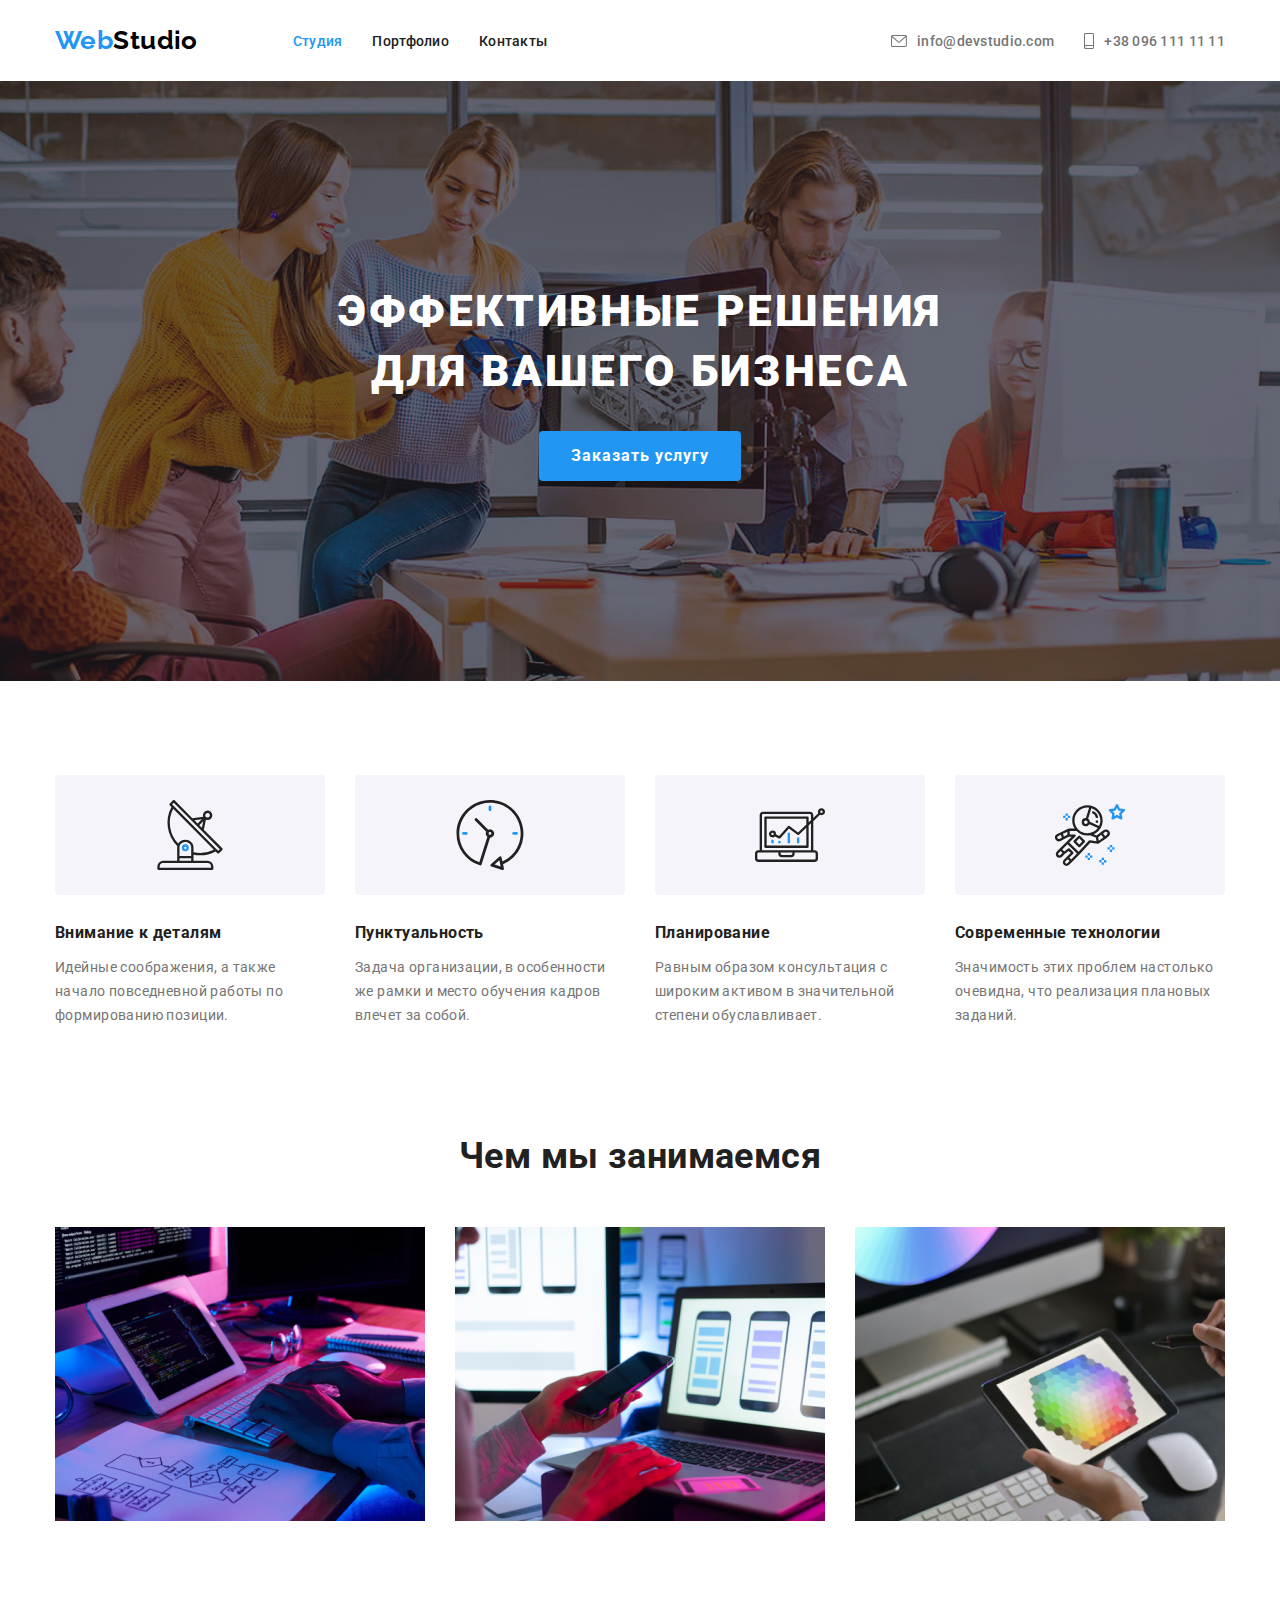
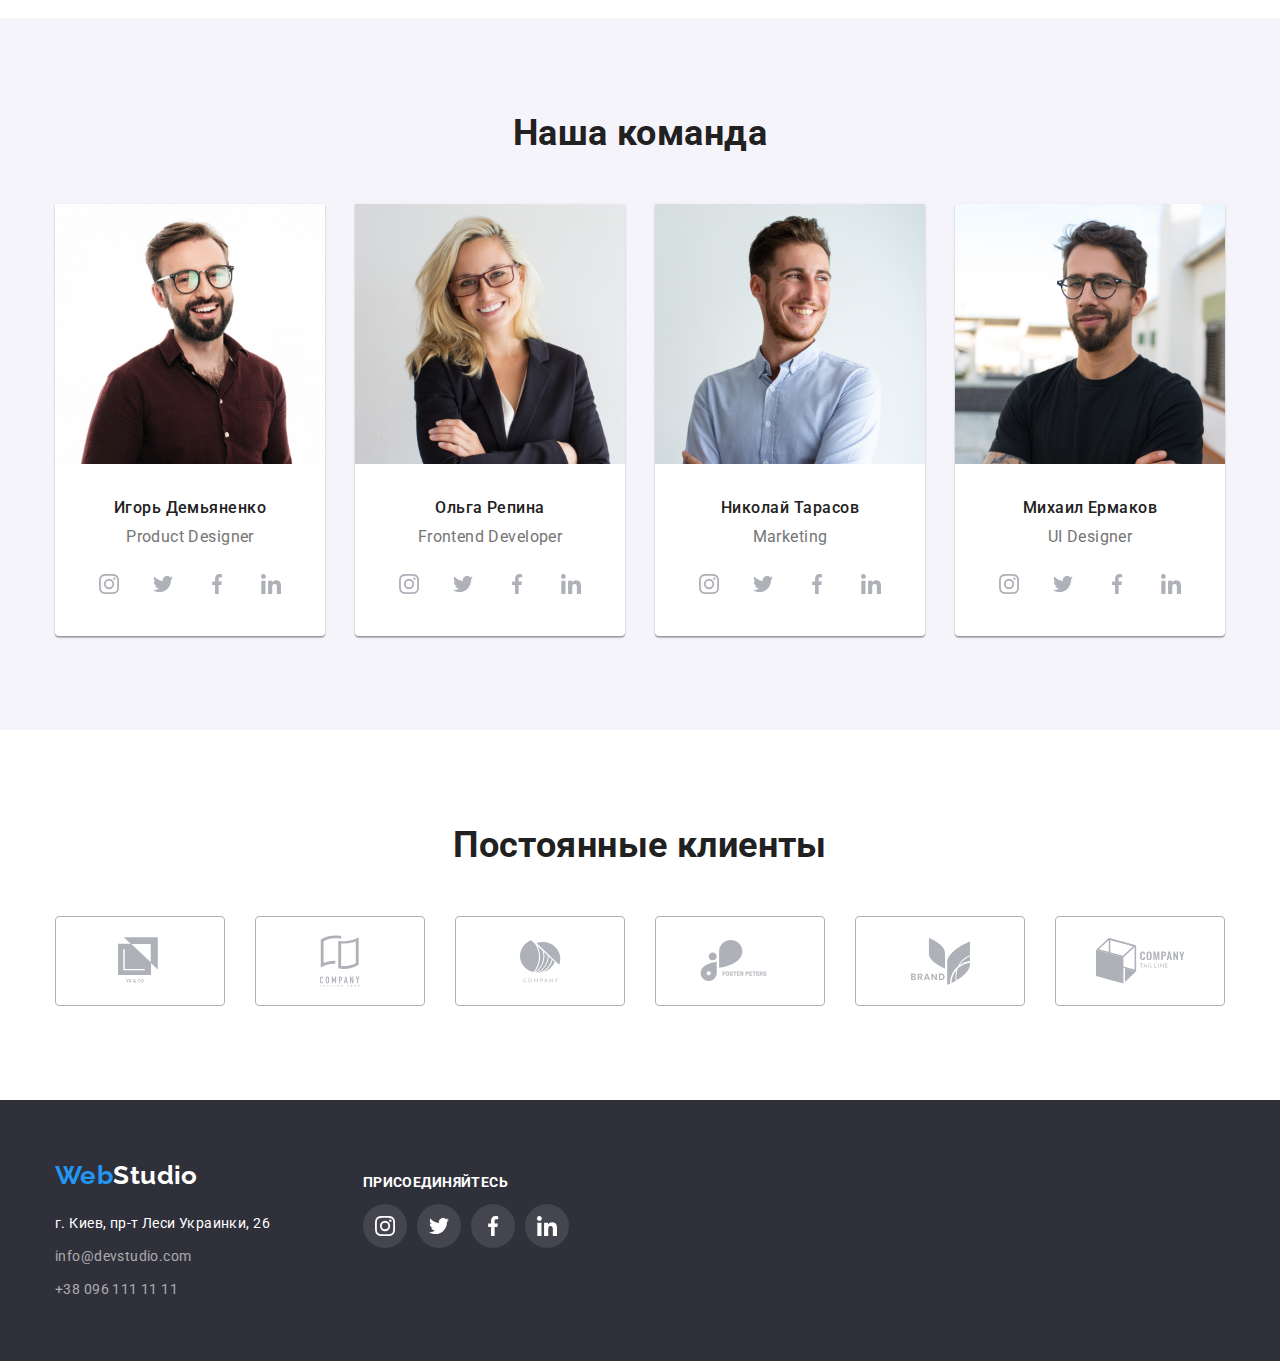
<file: index.html>
<!DOCTYPE html>
<html lang="en">
  <head>
    <meta charset="UTF-8" />
    <meta name="viewport" content="width=device-width, initial-scale=1.0" />
    <title>WebStudio</title>
    <link
      rel="stylesheet"
      href="https://cdnjs.cloudflare.com/ajax/libs/modern-normalize/0.7.0/modern-normalize.min.css"
    />
    <link
      href="https://fonts.googleapis.com/css2?family=Raleway:wght@700&family=Roboto:wght@400;500;700;900&display=swap"
      rel="stylesheet"
    />
    <link rel="stylesheet" href="./css/style.css" />
  </head>
  <body class="page-studio">
    <header class="header">
      <div class="container flexbox">
        <nav class="nav">
          <a href class="logo"> Web<span class="logo-header">Studio</span></a>
          <ul class="list nav-list">
            <li class="nav-item">
              <a href="./index.html" class="link current">Студия</a>
            </li>
            <li class="nav-item">
              <a href="./portfolio.html" class="link">Портфолио</a>
            </li>
            <li class="nav-item"><a href="#" class="link">Контакты</a></li>
          </ul>
        </nav>

        <ul class="list contacts flexbox">
          <li class="nav-item list">
            <a href="mailto:info@devstudio.com" class="link">
              <svg class="contacts contacts-icon" width="16px" height="12px" ;>
                <use href="./img/icons/sprite.svg#envelope"></use>
              </svg>
              info@devstudio.com</a
            >
          </li>
          <li class="nav-item list">
            <a href="tel:+380961111111" class="link">
              <svg class="contacts contacts-icon" width="10px" height="16px">
                <use href="./img/icons/sprite.svg#smartphone"></use>
              </svg>
              +38 096 111 11 11</a
            >
          </li>
        </ul>
      </div>
    </header>
    <main>
      <section class="hero">
        <h1 class="hero-title">
          ЭФФЕКТИВНЫЕ РЕШЕНИЯ <br />
          ДЛЯ ВАШЕГО БИЗНЕСА
        </h1>

        <a href="" class="hero-button">Заказать услугу</a>
      </section>

      <!--Особенности-->
      <section class="section description">
        <div class="container">
          <ul class="description-list list">
            <li class="list-item icon-antenna">
              <h3 class="description-item">Внимание к деталям</h3>
              <p>
                Идейные соображения, а также<br />
                начало повседневной работы по<br />
                формированию позиции.
              </p>
            </li>

            <li class="list-item icon-clock">
              <h3 class="description-item">Пунктуальность</h3>
              <p>
                Задача организации, в особенности<br />
                же рамки и место обучения кадров<br />
                влечет за собой.
              </p>
            </li>

            <li class="list-item icon-diagram">
              <h3 class="description-item">Планирование</h3>
              <p>
                Равным образом консультация с<br />
                широким активом в значительной<br />
                степени обуславливает.
              </p>
            </li>

            <li class="list-item icon-astronaut">
              <h3 class="description-item">Современные технологии</h3>
              <p>
                Значимость этих проблем настолько<br />
                очевидна, что реализация плановых<br />
                заданий.
              </p>
            </li>
          </ul>
        </div>
      </section>

      <!--Занятие-->
      <section class="section">
        <div class="container">
          <h2 class="title">Чем мы занимаемся</h2>
          <ul class="doing-list list">
            <li class="doing-item">
              <img src="./img/doing/box1.png" alt="" width="370" height="294" />
            </li>
            <li class="doing-item">
              <img src="./img/doing/box2.png" alt="" width="370" height="294" />
            </li>
            <li class="doing-item">
              <img src="./img/doing/box3.png" alt="" width="370" height="294" />
            </li>
          </ul>
        </div>
      </section>

      <!--Команда-->
      <section class="team section">
        <div class="container">
          <h2 class="title">Наша команда</h2>
          <ul class="team-list list">
            <li class="team-item list">
              <img src="./img/team/1.jpg" alt="" width="270" height="260" />
              <div class="team-card">
                <h3 class="team-name">Игорь Демьяненко</h3>
                <p class="team-position">Product Designer</p>
                <ul class="list social-icon-list">
                  <li class="social-icon-item">
                    <a class="social-icon-link" href="">
                      <svg class="social-icon">
                        <use href="./img/icons/sprite.svg#instagram-1"></use>
                      </svg>
                    </a>
                  </li>
                  <li class="social-icon-item">
                    <a class="social-icon-link" href="">
                      <svg class="social-icon">
                        <use href="./img/icons/sprite.svg#twitter-1"></use>
                      </svg>
                    </a>
                  </li>
                  <li class="social-icon-item">
                    <a class="social-icon-link" href="">
                      <svg class="social-icon">
                        <use href="./img/icons/sprite.svg#facebook-1"></use>
                      </svg>
                    </a>
                  </li>
                  <li class="social-icon-item">
                    <a class="social-icon-link" href="">
                      <svg class="social-icon">
                        <use href="./img/icons/sprite.svg#linkedin-1"></use>
                      </svg>
                    </a>
                  </li>
                </ul>
              </div>
            </li>

            <li class="team-item list">
              <img src="./img/team/2.jpg" alt="" width="270" height="260" />
              <div class="team-card">
                <h3 class="team-name">Ольга Репина</h3>
                <p class="team-position">Frontend Developer</p>
                <ul class="list social-icon-list">
                  <li class="social-icon-item">
                    <a class="social-icon-link" href="">
                      <svg class="social-icon">
                        <use href="./img/icons/sprite.svg#instagram-1"></use>
                      </svg>
                    </a>
                  </li>
                  <li class="social-icon-item">
                    <a class="social-icon-link" href="">
                      <svg class="social-icon">
                        <use href="./img/icons/sprite.svg#twitter-1"></use>
                      </svg>
                    </a>
                  </li>
                  <li class="social-icon-item">
                    <a class="social-icon-link" href="">
                      <svg class="social-icon">
                        <use href="./img/icons/sprite.svg#facebook-1"></use>
                      </svg>
                    </a>
                  </li>
                  <li class="social-icon-item">
                    <a class="social-icon-link" href="">
                      <svg class="social-icon">
                        <use href="./img/icons/sprite.svg#linkedin-1"></use>
                      </svg>
                    </a>
                  </li>
                </ul>
              </div>
            </li>
            <li class="team-item list">
              <img src="./img/team/3.jpg" alt="" width="270" height="260" />
              <div class="team-card">
                <h3 class="team-name">Николай Тарасов</h3>
                <p class="team-position">Marketing</p>
                <ul class="list social-icon-list">
                  <li class="social-icon-item">
                    <a class="social-icon-link" href="">
                      <svg class="social-icon">
                        <use href="./img/icons/sprite.svg#instagram-1"></use>
                      </svg>
                    </a>
                  </li>
                  <li class="social-icon-item">
                    <a class="social-icon-link" href="">
                      <svg class="social-icon">
                        <use href="./img/icons/sprite.svg#twitter-1"></use>
                      </svg>
                    </a>
                  </li>
                  <li class="social-icon-item">
                    <a class="social-icon-link" href="">
                      <svg class="social-icon">
                        <use href="./img/icons/sprite.svg#facebook-1"></use>
                      </svg>
                    </a>
                  </li>
                  <li class="social-icon-item">
                    <a class="social-icon-link" href="">
                      <svg class="social-icon">
                        <use href="./img/icons/sprite.svg#linkedin-1"></use>
                      </svg>
                    </a>
                  </li>
                </ul>
              </div>
            </li>
            <li class="team-item list">
              <img src="./img/team/4.jpg" alt="" width="270" height="260" />
              <div class="team-card">
                <h3 class="team-name">Михаил Ермаков</h3>
                <p class="team-position">UI Designer</p>
                <ul class="list social-icon-list">
                  <li class="social-icon-item">
                    <a class="social-icon-link" href="">
                      <svg class="social-icon">
                        <use href="./img/icons/sprite.svg#instagram-1"></use>
                      </svg>
                    </a>
                  </li>
                  <li class="social-icon-item">
                    <a class="social-icon-link" href="">
                      <svg class="social-icon">
                        <use href="./img/icons/sprite.svg#twitter-1"></use>
                      </svg>
                    </a>
                  </li>
                  <li class="social-icon-item">
                    <a class="social-icon-link" href="">
                      <svg class="social-icon">
                        <use href="./img/icons/sprite.svg#facebook-1"></use>
                      </svg>
                    </a>
                  </li>
                  <li class="social-icon-item">
                    <a class="social-icon-link" href="">
                      <svg class="social-icon">
                        <use href="./img/icons/sprite.svg#linkedin-1"></use>
                      </svg>
                    </a>
                  </li>
                </ul>
              </div>
            </li>
          </ul>
        </div>
      </section>

      <section class="section clients">
        <div class="container">
          <h2 class="title">Постоянные клиенты</h2>
          <ul class="list clients-list">
            <li class="clients-item">
              <a href="" class="icon">
                <svg class="clients-icon" width="44" height="49">
                  <use href="./img/icons/sprite.svg#logo-1"></use>
                </svg>
              </a>
            </li>
            <li class="clients-item">
              <a href="" class="icon">
                <svg class="clients-icon" width="40" height="52">
                  <use href="./img/icons/sprite.svg#logo-2"></use>
                </svg>
              </a>
            </li>
            <li class="clients-item">
              <a href="" class="icon">
                <svg class="clients-icon" width="41" height="43">
                  <use href="./img/icons/sprite.svg#logo-3"></use>
                </svg>
              </a>
            </li>
            <li class="clients-item">
              <a href="" class="icon">
                <svg class="clients-icon" width="80" height="42">
                  <use href="./img/icons/sprite.svg#logo-4"></use>
                </svg>
              </a>
            </li>
            <li class="clients-item">
              <a href="" class="icon">
                <svg class="clients-icon" width="59" height="47">
                  <use href="./img/icons/sprite.svg#logo-5"></use>
                </svg>
              </a>
            </li>
            <li class="clients-item">
              <a href="" class="icon">
                <svg class="clients-icon" width="89" height="46">
                  <use href="./img/icons/sprite.svg#logo-6"></use>
                </svg>
              </a>
            </li>
          </ul>
        </div>
      </section>
    </main>
    <footer class="footer">
      <div class="container flexbox">
        <div class="footer-adres">
          <a href class="logo"> Web<span class="logo-footer">Studio</span></a>
          <address class="adress">г. Киев, пр-т Леси Украинки, 26</address>
          <ul class="list">
            <li class="footer-item">
              <a href="mailto:info@devstudio.com" class="email">
                info@devstudio.com</a
              >
            </li>
            <li>
              <a href="tel:+380961111111" class="tel"> +38 096 111 11 11</a>
            </li>
          </ul>
        </div>

        <div class="join-us">
          <h3 class="join-us-title">присоединяйтесь</h3>
          <ul class="list footer-icon-list">
            <li class="footer-icon-item">
              <a class="footer-icon-link" href="">
                <svg class="footer-icon">
                  <use href="./img/icons/sprite.svg#instagram-1"></use>
                </svg>
              </a>
            </li>
            <li class="footer-icon-item">
              <a class="footer-icon-link" href="">
                <svg class="footer-icon">
                  <use href="./img/icons/sprite.svg#twitter-1"></use>
                </svg>
              </a>
            </li>
            <li class="footer-icon-item">
              <a class="footer-icon-link" href="">
                <svg class="footer-icon">
                  <use href="./img/icons/sprite.svg#facebook-1"></use>
                </svg>
              </a>
            </li>
            <li class="footer-icon-item">
              <a class="footer-icon-link" href="">
                <svg class="footer-icon">
                  <use href="./img/icons/sprite.svg#linkedin-1"></use>
                </svg>
              </a>
            </li>
          </ul>
        </div>
      </div>
    </footer>
  </body>
</html>
</file>
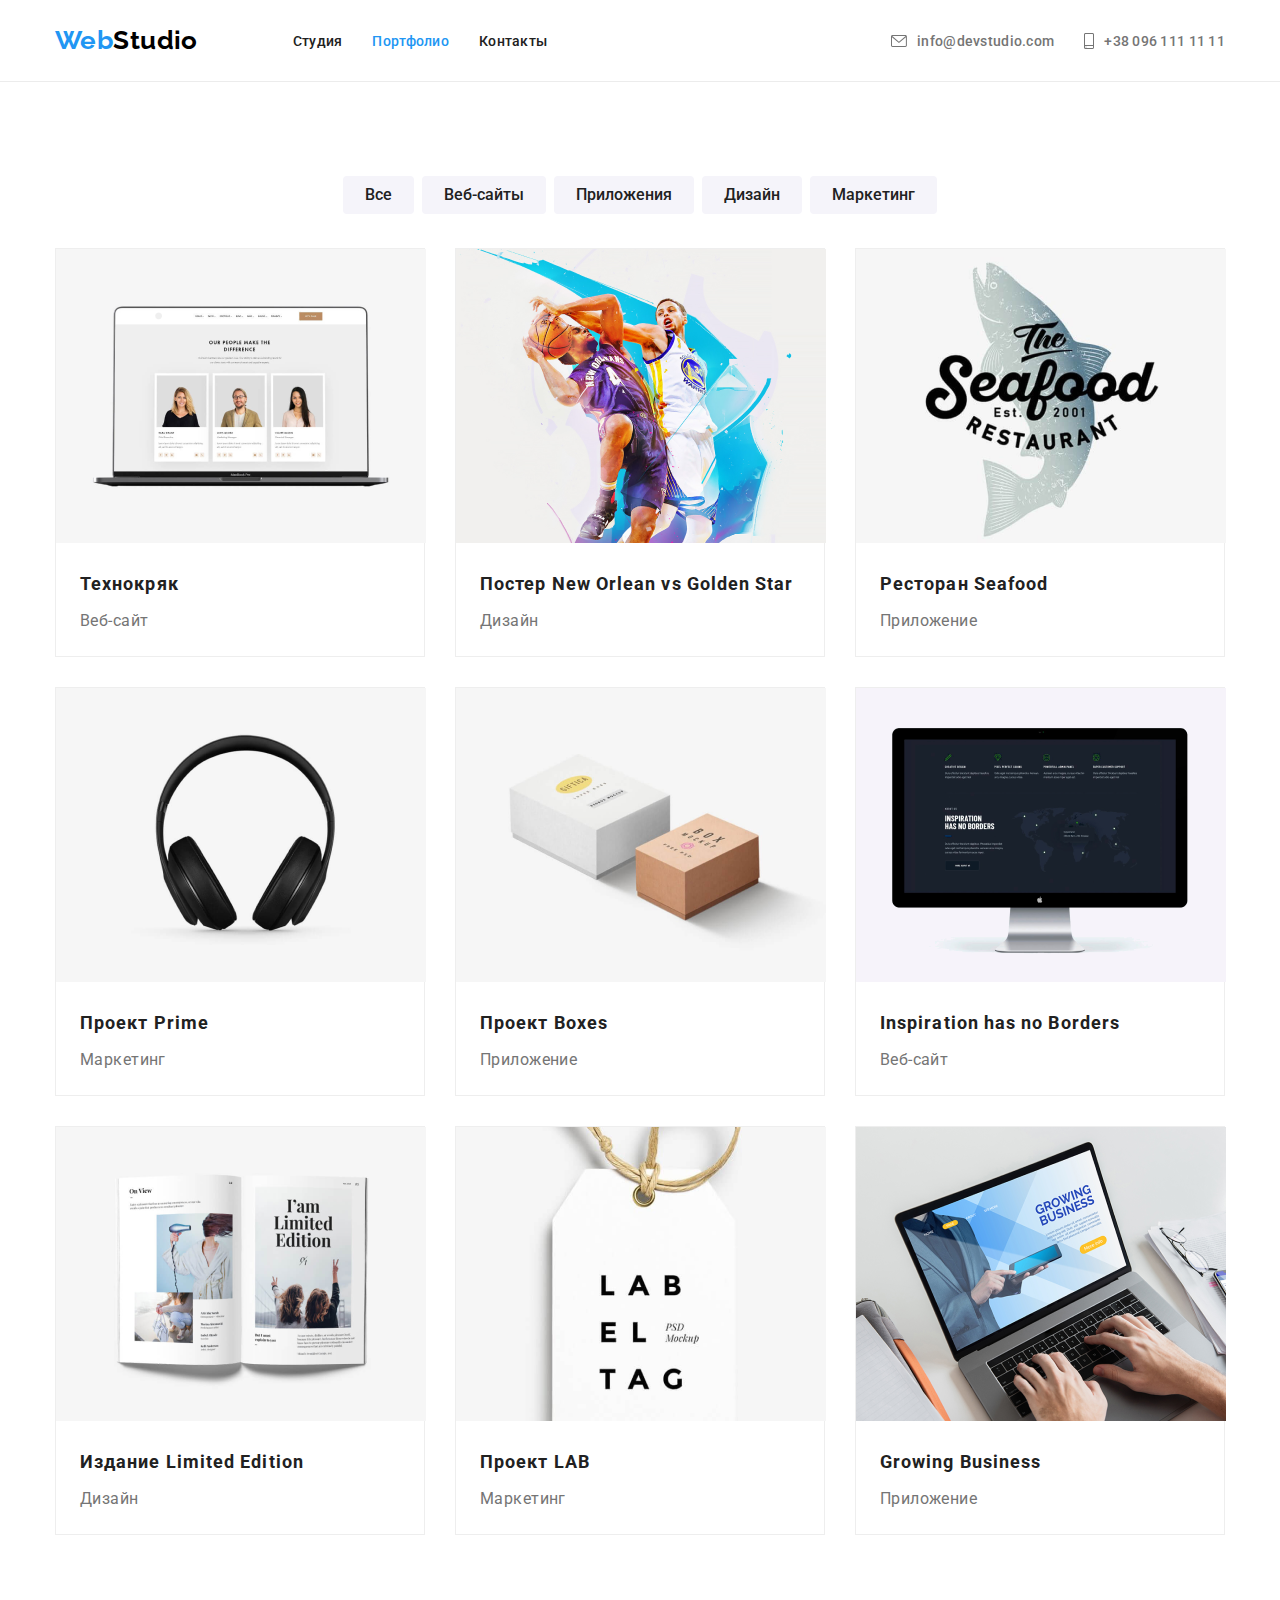
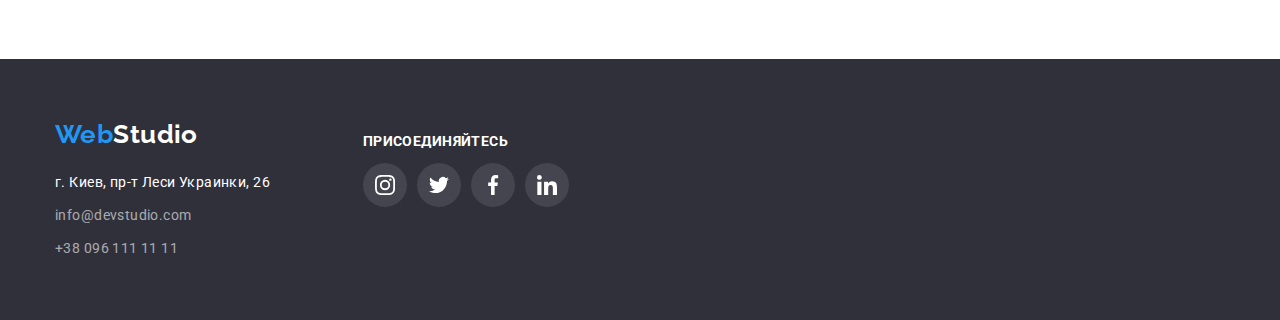
<file: portfolio.html>
<!DOCTYPE html>
<html lang="en">
  <head>
    <meta charset="UTF-8" />
    <meta name="viewport" content="width=device-width, initial-scale=1.0" />
    <title>Портфолио</title>
    <link
      rel="stylesheet"
      href="https://cdnjs.cloudflare.com/ajax/libs/modern-normalize/0.7.0/modern-normalize.min.css"
    />
    <link
      href="https://fonts.googleapis.com/css2?family=Raleway:wght@700&family=Roboto:wght@400;500;700;900&display=swap"
      rel="stylesheet"
    />
    <link rel="stylesheet" href="./css/style.css" />
  </head>
  <body class="page-portfolio">
    <header class="header border">
      <div class="container flexbox">
        <nav class="nav">
          <a href class="logo"> Web<span class="logo-header">Studio</span></a>
          <ul class="list nav-list">
            <li class="nav-item">
              <a href="./index.html" class="link">Студия</a>
            </li>
            <li class="nav-item">
              <a href="./portfolio.html" class="link current">Портфолио</a>
            </li>
            <li class="nav-item"><a href="#" class="link">Контакты</a></li>
          </ul>
        </nav>

        <ul class="list contacts flexbox">
          <li class="nav-item list">
            <a href="mailto:info@devstudio.com" class="link">
              <svg class="contacts contacts-icon" width="16px" height="12px" ;>
                <use href="./img/icons/sprite.svg#envelope"></use>
              </svg>
              info@devstudio.com</a
            >
          </li>
          <li class="nav-item list">
            <a href="tel:+380961111111" class="link">
              <svg class="contacts contacts-icon" width="10px" height="16px">
                <use href="./img/icons/sprite.svg#smartphone"></use>
              </svg>
              +38 096 111 11 11</a
            >
          </li>
        </ul>
      </div>
    </header>
    <main class="main-portfolio">
      <!--блок фильтры-->
      <div class="container">
        <ul class="buttons-filter-list list">
          <li class="buttons-filter-item">
            <button class="button">Все</button>
          </li>
          <li class="buttons-filter-item">
            <button class="button">Веб-сайты</button>
          </li>
          <li class="buttons-filter-item">
            <button class="button">Приложения</button>
          </li>
          <li class="buttons-filter-item">
            <button class="button">Дизайн</button>
          </li>
          <li class="buttons-filter-item">
            <button class="button">Маркетинг</button>
          </li>
        </ul>
      </div>

      <!--портфолио-->
      <div class="container">
        <ul class="portfolio-list list">
          <li class="portfolio-item list bord-portfolio">
            <a class="project" href="">
              <div>
                <img
                  src="./img/projects/project1.png"
                  alt=""
                  width="370"
                  height="294"
                />
              </div>
              <div class="caption list">
                <h3 class="portfolio-title">Технокряк</h3>
                <p class="portfolio-filter">Веб-сайт</p>
              </div>
            </a>
          </li>
          <li class="portfolio-item list bord-portfolio">
            <a class="project" href="">
              <div>
                <img
                  src="./img/projects/project2.png"
                  alt=""
                  width="370"
                  height="294"
                />
              </div>
              <div class="caption">
                <h3 class="portfolio-title">
                  Постер New Orlean vs Golden Star
                </h3>
                <p class="portfolio-filter">Дизайн</p>
              </div>
            </a>
          </li>
          <li class="portfolio-item list bord-portfolio">
            <a class="project" href="">
              <div>
                <img
                  src="./img/projects/project3.png"
                  alt=""
                  width="370"
                  height="294"
                />
              </div>
              <div class="caption">
                <h3 class="portfolio-title">Ресторан Seafood</h3>
                <p class="portfolio-filter">Приложение</p>
              </div>
            </a>
          </li>
          <li class="portfolio-item list bord-portfolio">
            <a class="project" href="">
              <div>
                <img
                  src="./img/projects/project4.png"
                  alt=""
                  width="370"
                  height="294"
                />
              </div>
              <div class="caption">
                <h3 class="portfolio-title">Проект Prime</h3>
                <p class="portfolio-filter">Маркетинг</p>
              </div>
            </a>
          </li>
          <li class="portfolio-item list bord-portfolio">
            <a class="project" href="">
              <div>
                <img
                  src="./img/projects/project5.png"
                  alt=""
                  width="370"
                  height="294"
                />
              </div>
              <div class="caption">
                <h3 class="portfolio-title">Проект Boxes</h3>
                <p class="portfolio-filter">Приложение</p>
              </div>
            </a>
          </li>
          <li class="portfolio-item list bord-portfolio">
            <a class="project" href="">
              <div>
                <img
                  src="./img/projects/project6.png"
                  alt=""
                  width="370"
                  height="294"
                />
              </div>
              <div class="caption">
                <h3 class="portfolio-title">Inspiration has no Borders</h3>
                <p class="portfolio-filter">Веб-сайт</p>
              </div>
            </a>
          </li>
          <li class="portfolio-item list bord-portfolio">
            <a class="project" href="">
              <div>
                <img
                  src="./img/projects/project7.png"
                  alt=""
                  width="370"
                  height="294"
                />
              </div>
              <div class="caption">
                <h3 class="portfolio-title">Издание Limited Edition</h3>
                <p class="portfolio-filter">Дизайн</p>
              </div>
            </a>
          </li>
          <li class="portfolio-item list bord-portfolio">
            <a class="project" href="">
              <div>
                <img
                  src="./img/projects/project8.png"
                  alt=""
                  width="370"
                  height="294"
                />
              </div>
              <div class="caption">
                <h3 class="portfolio-title">Проект LAB</h3>
                <p class="portfolio-filter">Маркетинг</p>
              </div>
            </a>
          </li>
          <li class="portfolio-item list bord-portfolio">
            <a class="project" href="">
              <div>
                <img
                  src="./img/projects/project9.png"
                  alt=""
                  width="370"
                  height="294"
                />
              </div>
              <div class="caption">
                <h3 class="portfolio-title">Growing Business</h3>
                <p class="portfolio-filter">Приложение</p>
              </div>
            </a>
          </li>
        </ul>
      </div>
    </main>
    <footer class="footer">
      <div class="container flexbox">
        <div class="footer-adres">
          <a href class="logo"> Web<span class="logo-footer">Studio</span></a>
          <address class="adress">г. Киев, пр-т Леси Украинки, 26</address>
          <ul class="list">
            <li class="footer-item">
              <a href="mailto:info@devstudio.com" class="email">
                info@devstudio.com</a
              >
            </li>
            <li>
              <a href="tel:+380961111111" class="tel"> +38 096 111 11 11</a>
            </li>
          </ul>
        </div>

        <div class="join-us">
          <h3 class="join-us-title">присоединяйтесь</h3>
          <ul class="list footer-icon-list">
            <li class="footer-icon-item">
              <a class="footer-icon-link" href="">
                <svg class="footer-icon">
                  <use href="./img/icons/sprite.svg#instagram-1"></use>
                </svg>
              </a>
            </li>
            <li class="footer-icon-item">
              <a class="footer-icon-link" href="">
                <svg class="footer-icon">
                  <use href="./img/icons/sprite.svg#twitter-1"></use>
                </svg>
              </a>
            </li>
            <li class="footer-icon-item">
              <a class="footer-icon-link" href="">
                <svg class="footer-icon">
                  <use href="./img/icons/sprite.svg#facebook-1"></use>
                </svg>
              </a>
            </li>
            <li class="footer-icon-item">
              <a class="footer-icon-link" href="">
                <svg class="footer-icon">
                  <use href="./img/icons/sprite.svg#linkedin-1"></use>
                </svg>
              </a>
            </li>
          </ul>
        </div>
      </div>
    </footer>
  </body>
</html>
</file>
<file: css/style.css>
*,
*::after,
*::before {
  box-sizing: border-box;
}

:root {
  --main-footer: #2f303a;
  --background: #ffffff;
  --section-team: #f5f4fa;
  --text-blue: #2196f3;
  --text-black: #212121;
  --text-white: #ffffff;
  --text-grey: #757575;
  --text-adress: rgba(255, 255, 255, 0.6);
  --border-header: #ececec;
  --border-portfolio: #eeeeee;
  --social-linc: #afb1b8;
  --background-linc-footer: rgba(255, 255, 255, 0.1);
}

.page-studio,
.page-portfolio {
  background-color: var(--background);
  font-family: Roboto, sans-serif;
}

.flexbox {
  display: flex;
}

.page-studio {
  font-size: 14px;
  font-style: normal;

  letter-spacing: 0.03em;
}

.page-portfolio {
  font-size: 14px;
  font-style: normal;

  letter-spacing: 0.03em;
}

ul,
li {
  list-style: none;
}

.list {
  list-style: none;
  margin: 0;
  padding: 0;
}

/*-- header --*/

.logo {
  color: var(--text-blue);
  font-family: Raleway, sans-serif;
  font-weight: bold;
  font-size: 26px;
  line-height: 31px;
  text-decoration: none;
  margin-right: 95px;
}
.logo-header {
  color: #000000;
}
.logo-footer {
  color: var(--text-white);
}

.header .flexbox {
  justify-content: flex-end;
  align-items: center;
}

.header {
  padding-top: 25px;
  padding-bottom: 25px;
}

.nav {
  display: flex;
  align-items: center;
  margin-right: auto;
}

.nav-list {
  display: flex;
}

.nav-item:not(:last-child) {
  display: flex;
  margin-right: 30px;
}

.link {
  font-weight: 500;
  line-height: 16px;
  letter-spacing: 0.02em;
  display: flex;
  align-items: center;
  text-decoration: none;
}

.nav .link {
  color: var(--text-black);
}

.contacts .link {
  color: var(--text-grey);
}

.contacts-icon {
  fill: var(--text-grey);
  margin-right: 10px;
}

.link.current,
.nav .link:hover,
.nav .link:focus,
.contacts .link:hover,
.contacts .link:focus {
  color: var(--text-blue);
}

.contacts .link:hover .contacts-icon,
.contacts .link:focus .contacts-icon {
  fill: var(--text-blue);
}

/*-- main, footer --*/

.container {
  width: 1200px;
  padding-left: 15px;
  padding-right: 15px;
  margin-right: auto;
  margin-left: auto;
}

.section {
  padding-bottom: 94px;
}

.hero {
  background-image: linear-gradient(
      to right,
      rgba(47, 48, 58, 0.4),
      rgba(47, 48, 58, 0.4)
    ),
    url(../img/hero/background.jpg);
  background-repeat: no-repeat;
  background-position: center;
  margin-left: auto;
  margin-right: auto;
  text-align: center;
  max-width: 1600px;
  height: 600px;
  padding-bottom: 200px;
}

.hero-title {
  margin-top: 0px;
  padding-top: 200px;
  margin-bottom: 30px;
  color: var(--text-white);

  font-weight: 900;
  font-size: 44px;
  line-height: 60px;

  text-transform: uppercase;
  letter-spacing: 0.06em;
}

.hero-button {
  display: inline-block;
  min-width: 200px;
  color: var(--text-white);
  background-color: var(--text-blue);
  font-weight: bold;
  font-size: 16px;
  line-height: 30px;
  letter-spacing: 0.06em;
  align-items: center;
  text-align: center;
  padding: 10px 32px;
  border: none;
  border-radius: 4px;

  text-decoration: none;
}

.description {
  padding-top: 94px;
}

.description-list {
  color: var(--text-grey);
  line-height: 24px;
  font-weight: normal;
  display: flex;
  justify-content: space-between;
}

.list-item::before {
  display: block;
  content: "";
  height: 120px;
  width: 270px;
  background-repeat: no-repeat;
  background-position: center;
  background-color: #f5f4fa;
  border-radius: 4px;
}

.icon-antenna::before {
  background-image: url("../img/features/antenna\ 1.svg");
  margin-bottom: 30px;
}

.icon-clock::before {
  background-image: url("../img/features/clock\ 1.svg");
  margin-bottom: 30px;
}

.icon-diagram::before {
  background-image: url("../img/features/diagram\ 1.svg");
  margin-bottom: 30px;
}

.icon-astronaut::before {
  background-image: url("../img/features/astronaut\ 1.svg");
  margin-bottom: 30px;
}

.description-item {
  line-height: 16px;
  font-weight: bold;
  color: var(--text-black);
  margin-bottom: 10px;
}

.description-item:not(:last-child) {
  margin-right: 30px;
}

.title {
  margin: 0px;
  font-weight: bold;
  font-size: 36px;
  line-height: 42px;
  text-align: center;
  color: var(--text-black);
}

.doing-list {
  display: flex;
  justify-content: space-between;
  margin-top: 50px;
}

.doing-item:not(:last-child) {
  margin-right: 30px;
}

.team {
  padding-top: 94px;
  background-color: var(--section-team);
  font-weight: 500;
  font-size: 16px;
  line-height: 19px;
  text-align: center;
  color: var(--text-black);
}

.team-name {
  font-family: Roboto;
  font-style: normal;
  font-weight: 500;
  font-size: 16px;
  line-height: 19px;
  text-align: center;
  letter-spacing: 0.03em;
  margin: 0;
}

.team-list {
  display: flex;
  justify-content: space-between;
  margin-top: 50px;
}

.team-item {
  background-color: var(--background);
  box-shadow: 0px 1px 3px rgba(0, 0, 0, 0.12), 0px 1px 1px rgba(0, 0, 0, 0.14),
    0px 2px 1px rgba(0, 0, 0, 0.2);
  border-radius: 0px 0px 4px 4px;
}

.team-item:not(:last-child) {
  margin-right: 30px;
}

.team-position {
  font-weight: normal;
  color: var(--text-grey);
  margin-top: 10px;
  margin-bottom: 16px;
}

.team-card {
  padding-top: 30px;
  padding-bottom: 30px;
}

.social-icon-list {
  display: flex;
  justify-content: center;
}

.social-icon {
  width: 20px;
  height: 20px;
  fill: var(--social-linc);
}

.social-icon-item:not(:last-child) {
  margin-right: 10px;
}

.social-icon-link {
  display: flex;
  justify-content: center;
  align-items: center;
  width: 44px;
  height: 44px;
  border-radius: 50%;
  background-color: var(--background);
}
.social-icon-link:hover {
  background-color: var(--text-blue);
}
.social-icon-link:hover .social-icon {
  fill: var(--text-white);
}

.clients {
  padding-top: 94px;
}

.clients-list {
  display: flex;
  justify-content: space-between;
  margin-top: 50px;
}

.icon {
  display: flex;
  width: 170px;
  height: 90px;
  justify-content: center;
  align-items: center;
  fill: #afb1b8;
  border: 1px solid #afb1b8;
  border-radius: 4px;
}

.icon:hover,
.icon:after {
  fill: var(--text-blue);
  border: 1px solid var(--text-blue);
}

.clients-item:not(:last-child) {
  margin-right: 30px;
}

/*-------FOOTER-----------*/

.footer {
  background-color: var(--main-footer);
  padding-top: 60px;
  padding-bottom: 60px;
}

.footer-adres {
  margin-right: 70px;
}

.footer-item {
  padding-top: 9px;
  padding-bottom: 9px;
}

.adress {
  color: var(--text-white);
  font-style: normal;
  font-weight: normal;
  line-height: 24px;
  padding-top: 20px;
}
.email,
.tel {
  color: var(--text-adress);

  font-style: normal;
  font-weight: normal;
  line-height: 24px;

  text-decoration: none;
}

.join-us-title {
  font-family: Roboto;
  font-style: normal;
  font-weight: bold;
  font-size: 14px;
  line-height: 16px;
  letter-spacing: 0.03em;
  text-transform: uppercase;
  color: var(--text-white);
}

.footer-icon-list {
  display: flex;
  justify-content: center;
}

.footer-icon {
  width: 20px;
  height: 20px;
  fill: var(--text-white);
}

.footer-icon-item:not(:last-child) {
  margin-right: 10px;
}

.footer-icon-link {
  display: flex;
  justify-content: center;
  align-items: center;
  width: 44px;
  height: 44px;
  border-radius: 50%;
  background-color: var(--background-linc-footer);
}
.footer-icon-link:hover {
  background-color: var(--text-blue);
}

/*  PORTFOLIO           */

.main-portfolio {
  padding-top: 94px;
}

.border {
  border-bottom: 1px solid var(--border-header);
}

.buttons-filter-list {
  display: flex;
  text-align: center;
  justify-content: center;
}

.buttons-filter-item .button {
  background-color: var(--section-team);
  padding: 6px 22px 6px 22px;
  cursor: pointer;
  color: var(--text-black);
  border: none;
  border-radius: 4px;
  font-weight: 500;
  font-size: 16px;
  line-height: 26px;
}
.buttons-filter-item:not(:last-child) {
  margin-right: 8px;
}

.buttons-filter-item .button:hover,
.buttons-filter-item .button:focus {
  color: var(--text-white);
  background-color: var(--text-blue);
  box-shadow: 0px 3px 1px rgba(0, 0, 0, 0.1), 0px 1px 2px rgba(0, 0, 0, 0.08),
    0px 2px 2px rgba(0, 0, 0, 0.12);
  border-radius: 4px;
}

.portfolio-list {
  display: flex;
  flex-wrap: wrap;
  padding-top: 34px;
  padding-bottom: 94px;
}

.portfolio-item {
  width: calc((100% - 30px * 2) / 3);
  margin-right: 30px;
  margin-bottom: 30px;
}

.portfolio-item:nth-child(3n) {
  margin-right: 0;
}
.project {
  text-decoration: none;
}

.caption {
  padding-top: 20px;
  padding-bottom: 20px;
  padding-left: 24px;
  padding-right: 24px;
}

.portfolio-title {
  font-style: normal;
  font-weight: bold;
  font-size: 18px;
  line-height: 36px;
  color: var(--text-black);
  letter-spacing: 0.06em;
  margin: 0;
  margin-bottom: 4px;
  text-decoration: none;
}

.portfolio-filter {
  font-style: normal;
  font-weight: normal;
  font-size: 16px;
  line-height: 30px;
  color: var(--text-grey);
  margin: 0;
  text-decoration: none;
}

.bord-portfolio {
  border: 1px solid var(--border-portfolio);
}

.bord-portfolio:hover {
  box-shadow: 0px 1px 1px rgba(0, 0, 0, 0.12), 0px 4px 4px rgba(0, 0, 0, 0.06),
    1px 4px 6px rgba(0, 0, 0, 0.16);
}
</file>
